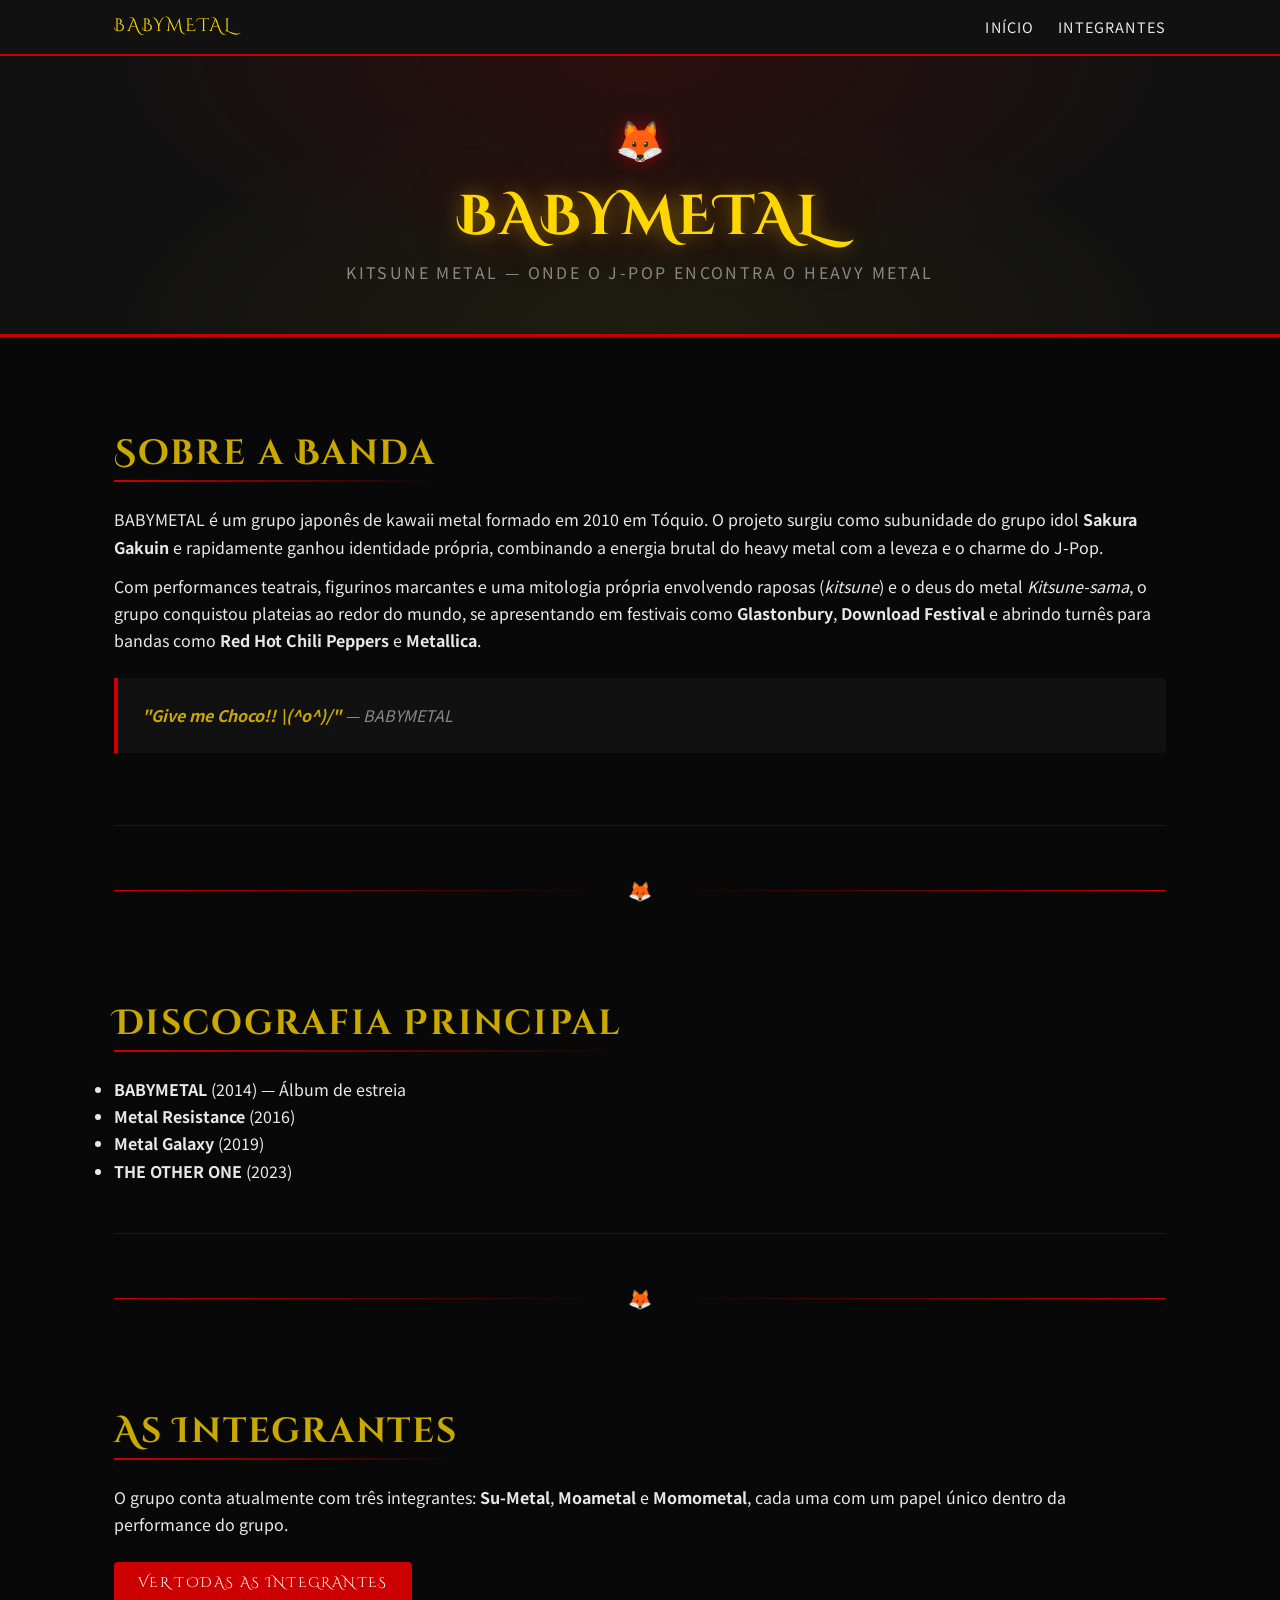
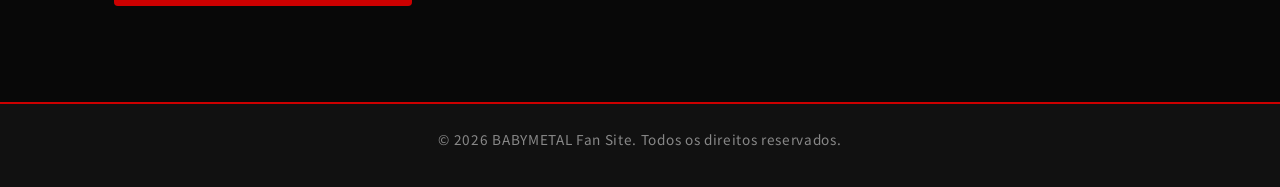
<file: src/index.html>
<!doctype html>
<html lang="pt-BR">
  <head>
    <meta charset="UTF-8" />
    <meta name="viewport" content="width=device-width, initial-scale=1.0" />
    <title>BABYMETAL — Página Inicial</title>
    <link rel="stylesheet" href="css/main.css" type="text/css" />
    <script src="js/main.js" defer></script>
  </head>

  <body>
    <nav class="site-nav" aria-label="Navegação principal">
      <div class="container">
        <a href="index.html" class="nav-logo" aria-label="BABYMETAL — Início">BABYMETAL</a>

        <ul class="nav-links">
          <li><a href="index.html" aria-current="page">Início</a></li>
          <li><a href="integrantes.html">Integrantes</a></li>
        </ul>
      </div>
    </nav>

    <header class="site-header">
      <div class="container">
        <span class="header-kitsune" aria-hidden="true">🦊</span>
        <h1>BABYMETAL</h1>
        <p class="tagline">Kitsune Metal — Onde o J-Pop encontra o Heavy Metal</p>
      </div>
    </header>

    <main>
      <div class="container">
        <section class="section" aria-labelledby="sobre-titulo">
          <h2 id="sobre-titulo">Sobre a Banda</h2>
          <p>
            BABYMETAL é um grupo japonês de kawaii metal formado em 2010 em Tóquio. O projeto surgiu como subunidade do grupo idol
            <strong>Sakura Gakuin</strong> e rapidamente ganhou identidade própria, combinando a energia brutal do heavy metal com a leveza e o charme
            do J-Pop.
          </p>
          <p>
            Com performances teatrais, figurinos marcantes e uma mitologia própria envolvendo raposas (<em>kitsune</em>) e o deus do metal
            <em>Kitsune-sama</em>, o grupo conquistou plateias ao redor do mundo, se apresentando em festivais como <strong>Glastonbury</strong>,
            <strong>Download Festival</strong> e abrindo turnês para bandas como <strong>Red Hot Chili Peppers</strong> e <strong>Metallica</strong>.
          </p>
          <blockquote class="band-quote"><strong>"Give me Choco!! \(^o^)/"</strong> — BABYMETAL</blockquote>
        </section>

        <div class="divider" aria-hidden="true">🦊</div>

        <section class="section" aria-labelledby="discografia-titulo">
          <h2 id="discografia-titulo">Discografia Principal</h2>
          <ul>
            <li><strong>BABYMETAL</strong> (2014) — Álbum de estreia</li>
            <li><strong>Metal Resistance</strong> (2016)</li>
            <li><strong>Metal Galaxy</strong> (2019)</li>
            <li><strong>THE OTHER ONE</strong> (2023)</li>
          </ul>
        </section>

        <div class="divider" aria-hidden="true">🦊</div>

        <section class="section" aria-labelledby="integrantes-titulo">
          <h2 id="integrantes-titulo">As Integrantes</h2>
          <p>
            O grupo conta atualmente com três integrantes: <strong>Su-Metal</strong>, <strong>Moametal</strong> e <strong>Momometal</strong>, cada uma
            com um papel único dentro da performance do grupo.
          </p>
          <a href="integrantes.html" class="cta-link">Ver todas as integrantes</a>
        </section>
      </div>
    </main>

    <footer class="site-footer">
      <p>&copy; 2026 BABYMETAL Fan Site. Todos os direitos reservados.</p>
    </footer>
  </body>
</html>
</file>
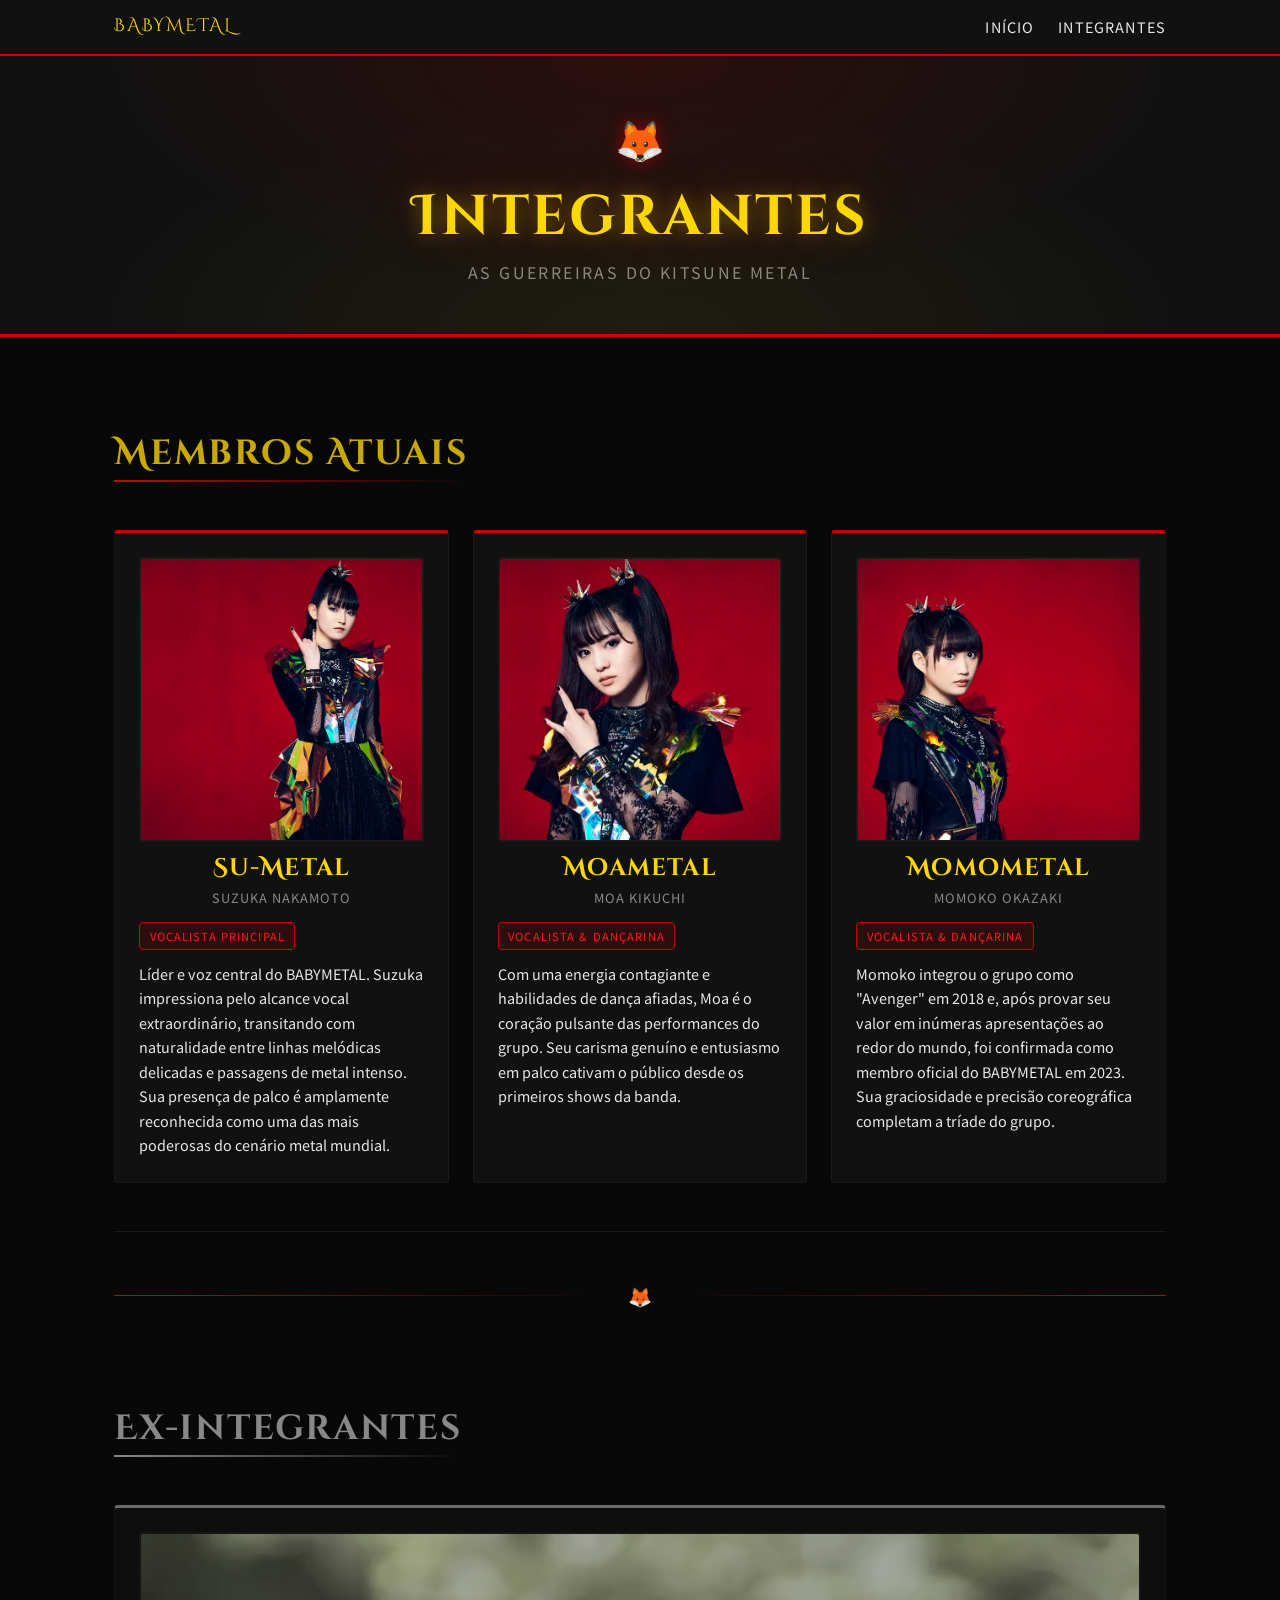
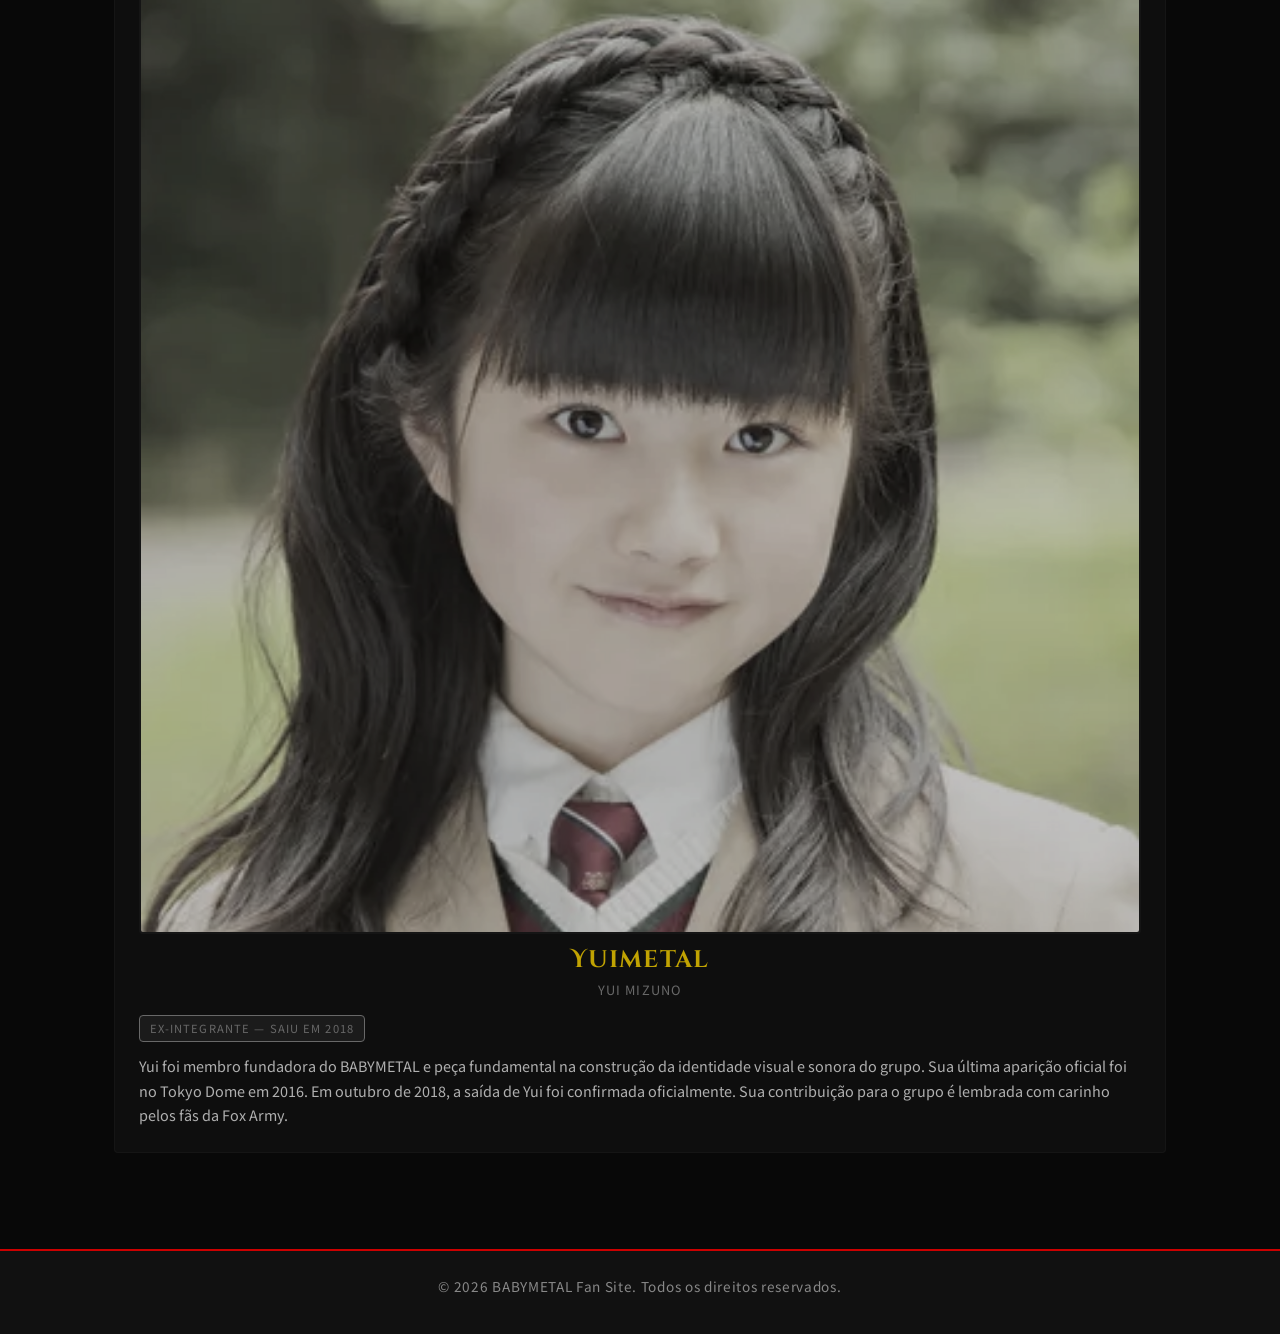
<file: src/integrantes.html>
<!doctype html>
<html lang="pt-BR">
  <head>
    <meta charset="UTF-8" />
    <meta name="viewport" content="width=device-width, initial-scale=1.0" />
    <title>Integrantes — BABYMETAL</title>
    <link
      rel="preload"
      href="https://fonts.googleapis.com/css2?family=Cinzel:wght@400;700;900&family=Cinzel+Decorative:wght@700&family=Noto+Sans+JP:wght@300;400;700&display=swap"
      as="style"
    />
    <link rel="stylesheet" href="css/main.css" />
  </head>

  <body>
    <nav class="site-nav" aria-label="Navegação principal">
      <div class="container">
        <a href="index.html" class="nav-logo" aria-label="BABYMETAL — Início">BABYMETAL</a>
        <ul class="nav-links">
          <li><a href="index.html">Início</a></li>
          <li><a href="integrantes.html" aria-current="page">Integrantes</a></li>
        </ul>
      </div>
    </nav>

    <header class="site-header">
      <div class="container">
        <span class="header-kitsune" aria-hidden="true">🦊</span>
        <h1>Integrantes</h1>
        <p class="tagline">As guerreiras do Kitsune Metal</p>
      </div>
    </header>

    <main>
      <div class="container">
        <section class="section" aria-labelledby="atuais-titulo">
          <h2 id="atuais-titulo">Membros Atuais</h2>

          <div class="members-grid">
            <article class="member-card" aria-labelledby="sumetal-nome">
              <figure class="member-photo">
                <img
                  src="./assets/sumetal.webp"
                  alt="Su-Metal (Suzuka Nakamoto)"
                  width="300"
                  height="300"
                  loading="lazy"
                  onerror="this.closest('figure').classList.add('member-photo--missing')"
                />
              </figure>
              <h3 id="sumetal-nome">Su-Metal</h3>
              <p class="member-real-name">Suzuka Nakamoto</p>
              <span class="member-role">Vocalista principal</span>
              <p>
                Líder e voz central do BABYMETAL. Suzuka impressiona pelo alcance vocal extraordinário, transitando com naturalidade entre linhas
                melódicas delicadas e passagens de metal intenso. Sua presença de palco é amplamente reconhecida como uma das mais poderosas do
                cenário metal mundial.
              </p>
            </article>

            <article class="member-card" aria-labelledby="moametal-nome">
              <figure class="member-photo">
                <img
                  src="./assets/moametal.webp"
                  alt="Moametal (Moa Kikuchi)"
                  width="300"
                  height="300"
                  loading="lazy"
                  onerror="this.closest('figure').classList.add('member-photo--missing')"
                />
              </figure>
              <h3 id="moametal-nome">Moametal</h3>
              <p class="member-real-name">Moa Kikuchi</p>
              <span class="member-role">Vocalista &amp; Dançarina</span>
              <p>
                Com uma energia contagiante e habilidades de dança afiadas, Moa é o coração pulsante das performances do grupo. Seu carisma genuíno e
                entusiasmo em palco cativam o público desde os primeiros shows da banda.
              </p>
            </article>

            <article class="member-card" aria-labelledby="momometal-nome">
              <figure class="member-photo">
                <img
                  src="./assets/momometal.webp"
                  alt="Momometal (Momoko Okazaki)"
                  width="300"
                  height="300"
                  loading="lazy"
                  onerror="this.closest('figure').classList.add('member-photo--missing')"
                />
              </figure>
              <h3 id="momometal-nome">Momometal</h3>
              <p class="member-real-name">Momoko Okazaki</p>
              <span class="member-role">Vocalista &amp; Dançarina</span>
              <p>
                Momoko integrou o grupo como "Avenger" em 2018 e, após provar seu valor em inúmeras apresentações ao redor do mundo, foi confirmada
                como membro oficial do BABYMETAL em 2023. Sua graciosidade e precisão coreográfica completam a tríade do grupo.
              </p>
            </article>
          </div>
        </section>

        <div class="divider" aria-hidden="true">🦊</div>

        <section class="section ex-members-section" aria-labelledby="ex-titulo">
          <h2 id="ex-titulo">Ex-integrantes</h2>

          <div class="members-grid">
            <article class="member-card ex-member" aria-labelledby="yuimetal-nome">
              <figure class="member-photo">
                <img
                  src="./assets/yuimetal.webp"
                  alt="Yuimetal (Yui Mizuno)"
                  width="300"
                  height="300"
                  loading="lazy"
                  onerror="this.closest('figure').classList.add('member-photo--missing')"
                />
              </figure>
              <h3 id="yuimetal-nome">Yuimetal</h3>
              <p class="member-real-name">Yui Mizuno</p>
              <span class="ex-badge">Ex-integrante — saiu em 2018</span>
              <p>
                Yui foi membro fundadora do BABYMETAL e peça fundamental na construção da identidade visual e sonora do grupo. Sua última aparição
                oficial foi no Tokyo Dome em 2016. Em outubro de 2018, a saída de Yui foi confirmada oficialmente. Sua contribuição para o grupo é
                lembrada com carinho pelos fãs da Fox Army.
              </p>
            </article>
          </div>
        </section>
      </div>
    </main>

    <footer class="site-footer">
      <p>&copy; 2026 BABYMETAL Fan Site. Todos os direitos reservados.</p>
    </footer>
  </body>
</html>
</file>
<file: src/css/main.css>
/* ============================================
   BABYMETAL — Stylesheet
   Tema: Metal / Gótico Japonês
   ============================================ */

@import url('https://fonts.googleapis.com/css2?family=Cinzel:wght@400;700;900&family=Cinzel+Decorative:wght@700&family=Noto+Sans+JP:wght@300;400;700&display=swap');

/* --- Reset & Base --- */
*,
*::before,
*::after {
  box-sizing: border-box;
  margin: 0;
  padding: 0;
}

:root {
  --color-bg: #080808;
  --color-surface: #111111;
  --color-surface-2: #1a1a1a;
  --color-red: #cc0000;
  --color-red-glow: #ff1a1a;
  --color-gold: #c9a800;
  --color-gold-light: #ffd700;
  --color-text: #e8e8e8;
  --color-muted: #888;
  --font-heading: 'Cinzel Decorative', 'Cinzel', serif;
  --font-body: 'Noto Sans JP', 'Arial', sans-serif;
  --spacing-sm: 0.75rem;
  --spacing-md: 1.5rem;
  --spacing-lg: 3rem;
  --radius: 4px;
  --transition: 200ms ease;
}

html {
  font-size: 100%;
  scroll-behavior: smooth;
}

body {
  font-family: var(--font-body);
  background-color: var(--color-bg);
  color: var(--color-text);
  line-height: 1.7;
  min-height: 100vh;
}

/* --- Acessibilidade — reduzir movimento --- */
@media (prefers-reduced-motion: reduce) {
  *,
  *::before,
  *::after {
    animation: none !important;
    transition: none !important;
  }
}

/* --- Tipografia --- */
h1,
h2,
h3 {
  font-family: var(--font-heading);
  letter-spacing: 0.05em;
  line-height: 1.2;
}

h1 {
  font-size: clamp(2rem, 5vw, 3.5rem);
}
h2 {
  font-size: clamp(1.4rem, 3vw, 2.2rem);
  color: var(--color-gold);
}
h3 {
  font-size: clamp(1.1rem, 2.5vw, 1.5rem);
  color: var(--color-text);
}

p {
  margin-bottom: var(--spacing-sm);
}

a {
  color: var(--color-red-glow);
  text-decoration: none;
  transition: color var(--transition);
}

a:hover,
a:focus {
  color: var(--color-gold-light);
  text-decoration: underline;
}

a:focus-visible {
  outline: 2px solid var(--color-gold);
  outline-offset: 3px;
  border-radius: var(--radius);
}

/* --- Layout Utilitários --- */
.container {
  max-width: 1100px;
  margin-inline: auto;
  padding-inline: var(--spacing-md);
}

/* --- Navegação --- */
.site-nav {
  background-color: var(--color-surface);
  border-bottom: 2px solid var(--color-red);
  position: sticky;
  top: 0;
  z-index: 100;
}

.site-nav .container {
  display: flex;
  align-items: center;
  justify-content: space-between;
  padding-block: var(--spacing-sm);
}

.nav-logo {
  font-family: var(--font-heading);
  font-size: 1.1rem;
  color: var(--color-gold-light);
  letter-spacing: 0.1em;
  text-decoration: none;
}

.nav-logo:hover {
  color: var(--color-text);
  text-decoration: none;
}

.nav-links {
  list-style: none;
  display: flex;
  gap: var(--spacing-md);
}

.nav-links a {
  color: var(--color-text);
  font-size: 0.9rem;
  letter-spacing: 0.08em;
  text-transform: uppercase;
  text-decoration: none;
  transition: color var(--transition);
}

.nav-links a:hover,
.nav-links a:focus {
  color: var(--color-gold-light);
  text-decoration: none;
}

/* --- Header / Hero --- */
.site-header {
  background-color: var(--color-surface);
  border-bottom: 3px solid var(--color-red);
  text-align: center;
  padding: var(--spacing-lg) var(--spacing-md);
  position: relative;
  overflow: hidden;
}

.site-header::before {
  content: '';
  position: absolute;
  inset: 0;
  background:
    radial-gradient(ellipse at top, rgba(204, 0, 0, 0.15) 0%, transparent 60%),
    radial-gradient(ellipse at bottom, rgba(201, 168, 0, 0.08) 0%, transparent 60%);
  pointer-events: none;
}

.site-header h1 {
  color: var(--color-gold-light);
  text-shadow:
    0 0 20px rgba(255, 215, 0, 0.4),
    0 0 60px rgba(204, 0, 0, 0.3);
  position: relative;
}

.site-header .tagline {
  color: var(--color-muted);
  font-size: clamp(0.85rem, 2vw, 1rem);
  letter-spacing: 0.15em;
  text-transform: uppercase;
  margin-top: 0.5rem;
  margin-bottom: 0;
}

.header-kitsune {
  font-size: 2.5rem;
  display: block;
  margin-bottom: var(--spacing-sm);
  filter: drop-shadow(0 0 8px rgba(204, 0, 0, 0.6));
}

/* --- Seções --- */
main {
  padding-block: var(--spacing-lg);
}

.section {
  padding-block: var(--spacing-lg);
  border-bottom: 1px solid var(--color-surface-2);
}

.section:last-child {
  border-bottom: none;
}

.section h2 {
  margin-bottom: var(--spacing-md);
  position: relative;
  display: inline-block;
}

.section h2::after {
  content: '';
  display: block;
  height: 2px;
  width: 100%;
  background: linear-gradient(to right, var(--color-red), transparent);
  margin-top: 0.3rem;
}

/* --- Foto do Integrante --- */
.member-photo {
  margin: 0 0 var(--spacing-sm) 0;
  border-radius: var(--radius);
  overflow: hidden;
  aspect-ratio: 1 / 1;
  background: var(--color-surface-2);
  border: 2px solid var(--color-surface-2);
  transition: border-color var(--transition);
}

.member-card:hover .member-photo {
  border-color: var(--color-red);
}

.member-photo img {
  width: 100%;
  height: 100%;
  object-fit: cover;
  object-position: top center;
  display: block;
  transition: transform var(--transition);
}

.member-card:hover .member-photo img {
  transform: scale(1.04);
}

/* Placeholder exibido quando a imagem não é encontrada */
.member-photo--missing {
  display: flex;
  align-items: center;
  justify-content: center;
  border: 2px dashed var(--color-surface-2);
}

.member-photo--missing::after {
  content: '🦊';
  font-size: 3rem;
  opacity: 0.3;
}

.member-photo--missing img {
  display: none;
}

.ex-member .member-photo {
  filter: grayscale(60%);
}

/* --- Cards de Integrantes --- */
.members-grid {
  display: grid;
  grid-template-columns: repeat(auto-fit, minmax(260px, 1fr));
  gap: var(--spacing-md);
  margin-top: var(--spacing-md);
}

.member-card {
  background: var(--color-surface);
  border: 1px solid var(--color-surface-2);
  border-top: 3px solid var(--color-red);
  border-radius: var(--radius);
  padding: var(--spacing-md);
  transition:
    transform var(--transition),
    box-shadow var(--transition),
    border-top-color var(--transition);
}

.member-card:hover {
  transform: translateY(-4px);
  box-shadow: 0 8px 24px rgba(204, 0, 0, 0.25);
  border-top-color: var(--color-gold);
}

.member-card .member-icon {
  font-size: 3rem;
  display: block;
  text-align: center;
  margin-bottom: var(--spacing-sm);
  filter: drop-shadow(0 0 6px rgba(204, 0, 0, 0.5));
}

.member-card h3 {
  text-align: center;
  color: var(--color-gold-light);
  margin-bottom: 0.25rem;
}

.member-card .member-real-name {
  text-align: center;
  font-size: 0.8rem;
  color: var(--color-muted);
  letter-spacing: 0.08em;
  margin-bottom: var(--spacing-sm);
  text-transform: uppercase;
}

.member-card p {
  font-size: 0.9rem;
  color: var(--color-text);
  margin-bottom: 0;
}

.member-role {
  display: inline-block;
  background: rgba(204, 0, 0, 0.15);
  border: 1px solid var(--color-red);
  color: var(--color-red-glow);
  font-size: 0.7rem;
  letter-spacing: 0.1em;
  text-transform: uppercase;
  padding: 0.2rem 0.6rem;
  border-radius: var(--radius);
  margin-bottom: var(--spacing-sm);
}

/* --- Ex-integrante --- */
.ex-members-section {
  margin-top: var(--spacing-lg);
}

.ex-members-section h2 {
  color: var(--color-muted);
}

.ex-members-section h2::after {
  background: linear-gradient(to right, var(--color-muted), transparent);
}

.member-card.ex-member {
  border-top-color: var(--color-muted);
  opacity: 0.75;
}

.member-card.ex-member:hover {
  border-top-color: var(--color-muted);
  box-shadow: 0 8px 24px rgba(136, 136, 136, 0.15);
  opacity: 1;
}

.ex-badge {
  display: inline-block;
  background: rgba(136, 136, 136, 0.15);
  border: 1px solid var(--color-muted);
  color: var(--color-muted);
  font-size: 0.7rem;
  letter-spacing: 0.1em;
  text-transform: uppercase;
  padding: 0.2rem 0.6rem;
  border-radius: var(--radius);
  margin-bottom: var(--spacing-sm);
}

/* --- Divisor decorativo --- */
.divider {
  display: flex;
  align-items: center;
  gap: var(--spacing-md);
  margin-block: var(--spacing-lg);
  color: var(--color-muted);
  font-size: 1.2rem;
}

.divider::before,
.divider::after {
  content: '';
  flex: 1;
  height: 1px;
  background: linear-gradient(to var(--dir, right), var(--color-red), transparent);
}

.divider::after {
  --dir: left;
}

/* --- Destaque / Quote --- */
.band-quote {
  background: var(--color-surface);
  border-left: 4px solid var(--color-red);
  padding: var(--spacing-md);
  margin-block: var(--spacing-md);
  border-radius: 0 var(--radius) var(--radius) 0;
  font-style: italic;
  color: var(--color-muted);
}

.band-quote strong {
  color: var(--color-gold);
}

/* --- CTA (call to action) --- */
.cta-link {
  display: inline-block;
  background: var(--color-red);
  color: #fff;
  font-family: var(--font-heading);
  font-size: 0.85rem;
  letter-spacing: 0.1em;
  text-transform: uppercase;
  padding: 0.65rem 1.5rem;
  border-radius: var(--radius);
  text-decoration: none;
  transition:
    background var(--transition),
    box-shadow var(--transition);
  margin-top: var(--spacing-sm);
}

.cta-link:hover,
.cta-link:focus {
  background: var(--color-red-glow);
  box-shadow: 0 0 16px rgba(255, 26, 26, 0.5);
  color: #fff;
  text-decoration: none;
}

/* --- Footer --- */
.site-footer {
  background: var(--color-surface);
  border-top: 2px solid var(--color-red);
  text-align: center;
  padding: var(--spacing-md);
  color: var(--color-muted);
  font-size: 0.85rem;
  letter-spacing: 0.05em;
}

.site-footer a {
  color: var(--color-gold);
}

/* --- Responsividade --- */
@media (max-width: 600px) {
  .nav-links {
    gap: var(--spacing-sm);
  }

  .nav-links a {
    font-size: 0.8rem;
  }

  .members-grid {
    grid-template-columns: 1fr;
  }
}
</file>
